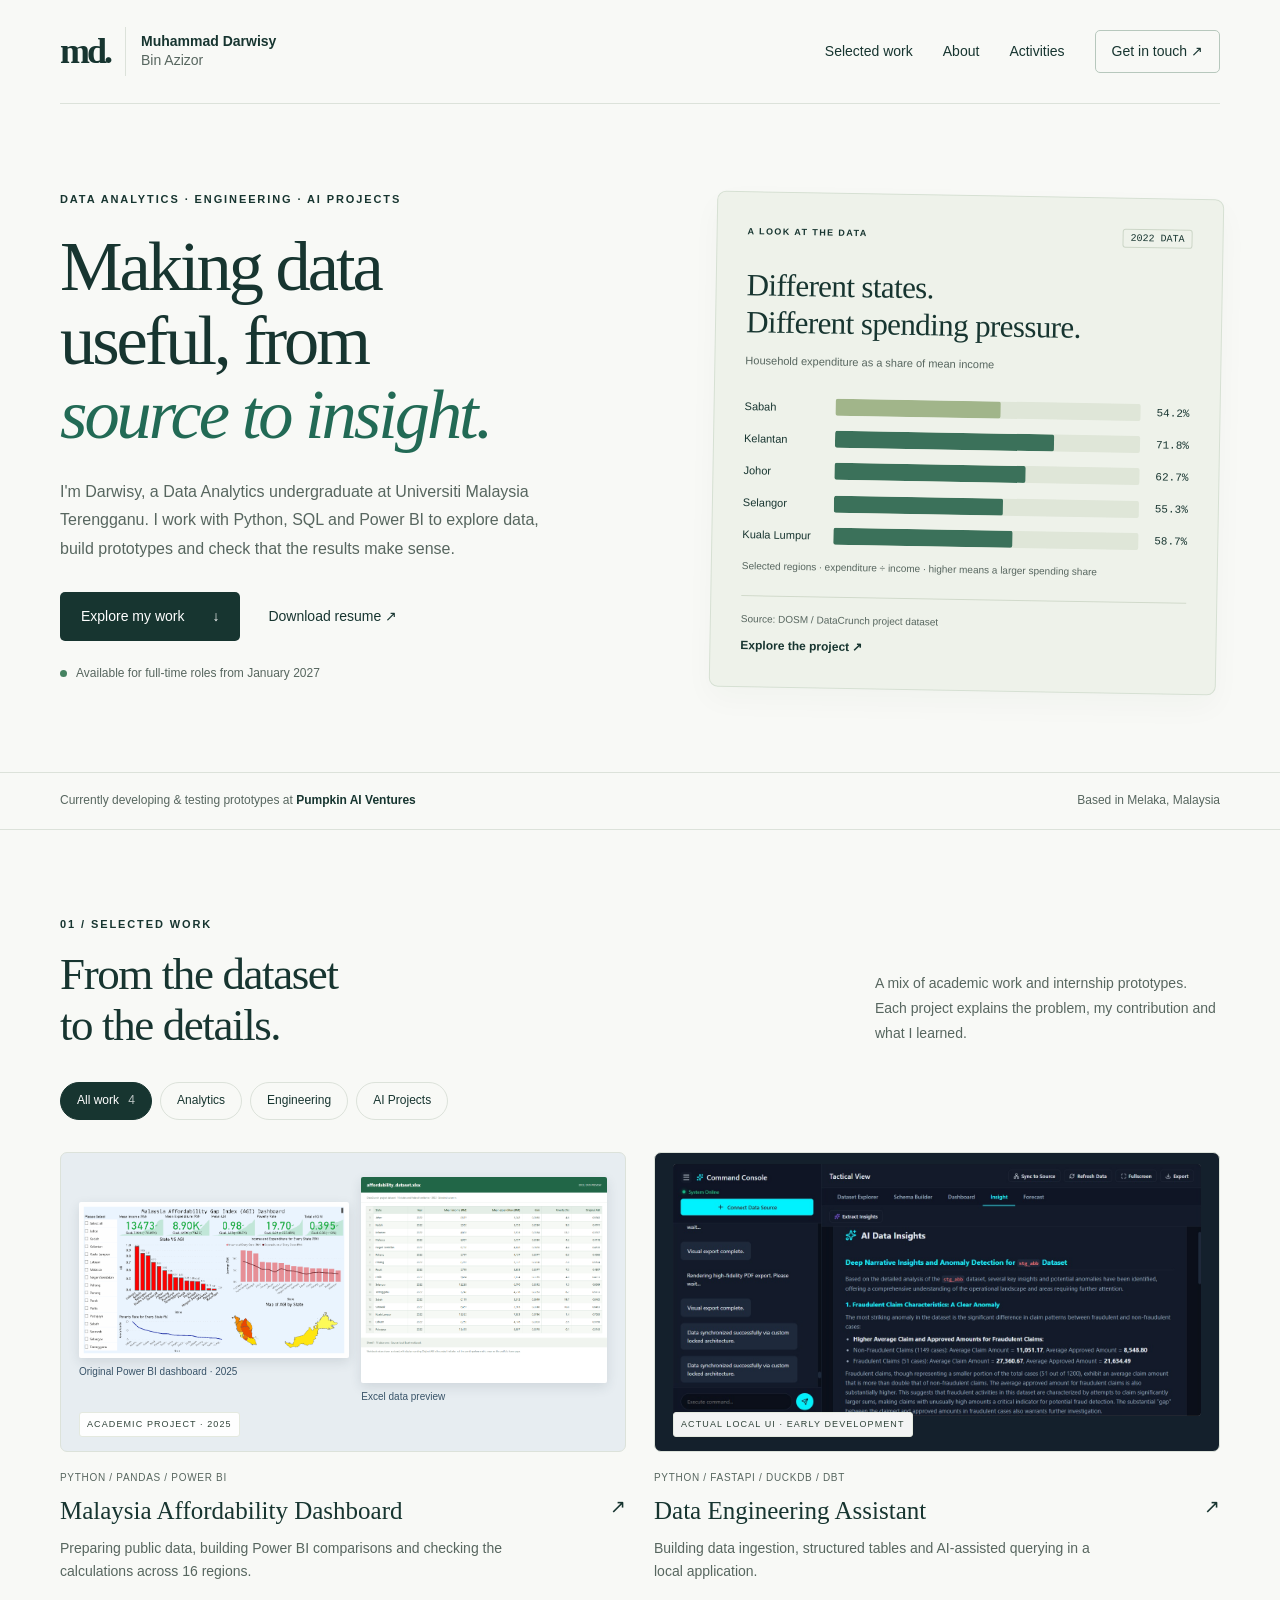
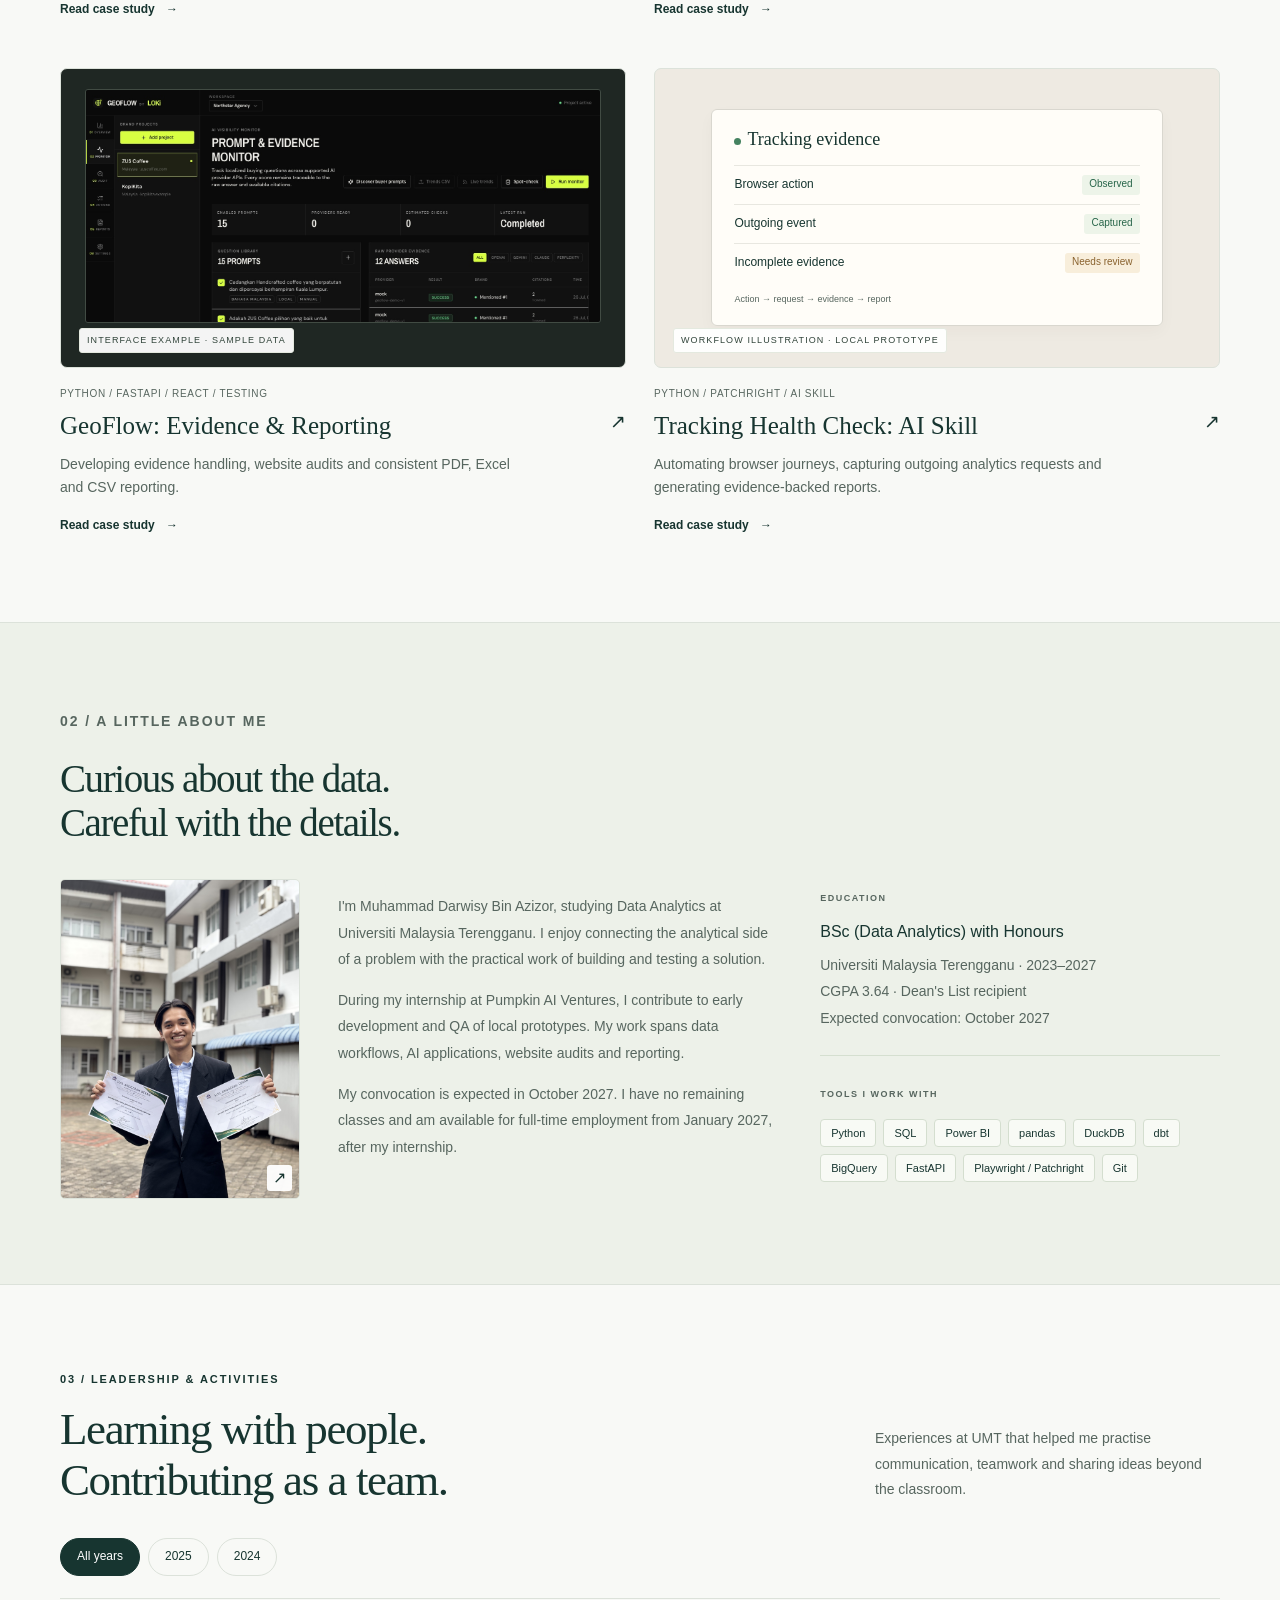
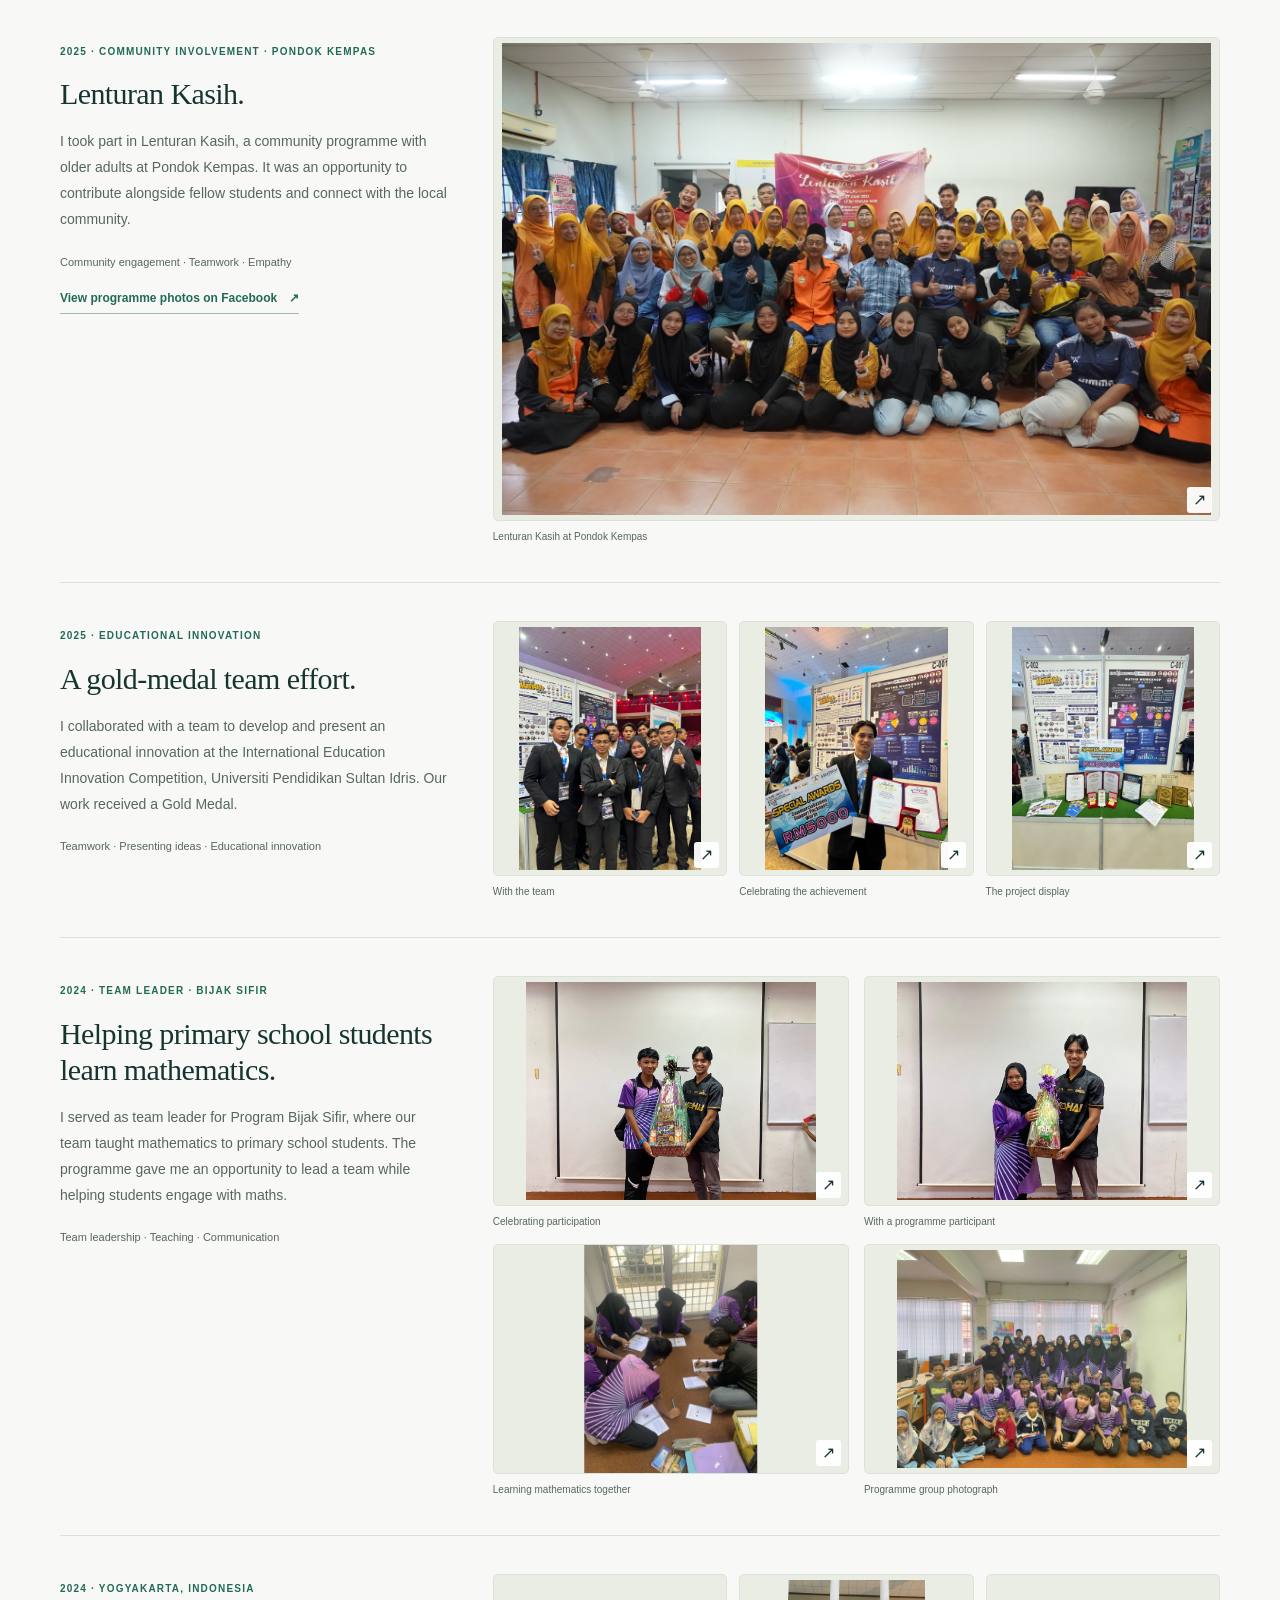
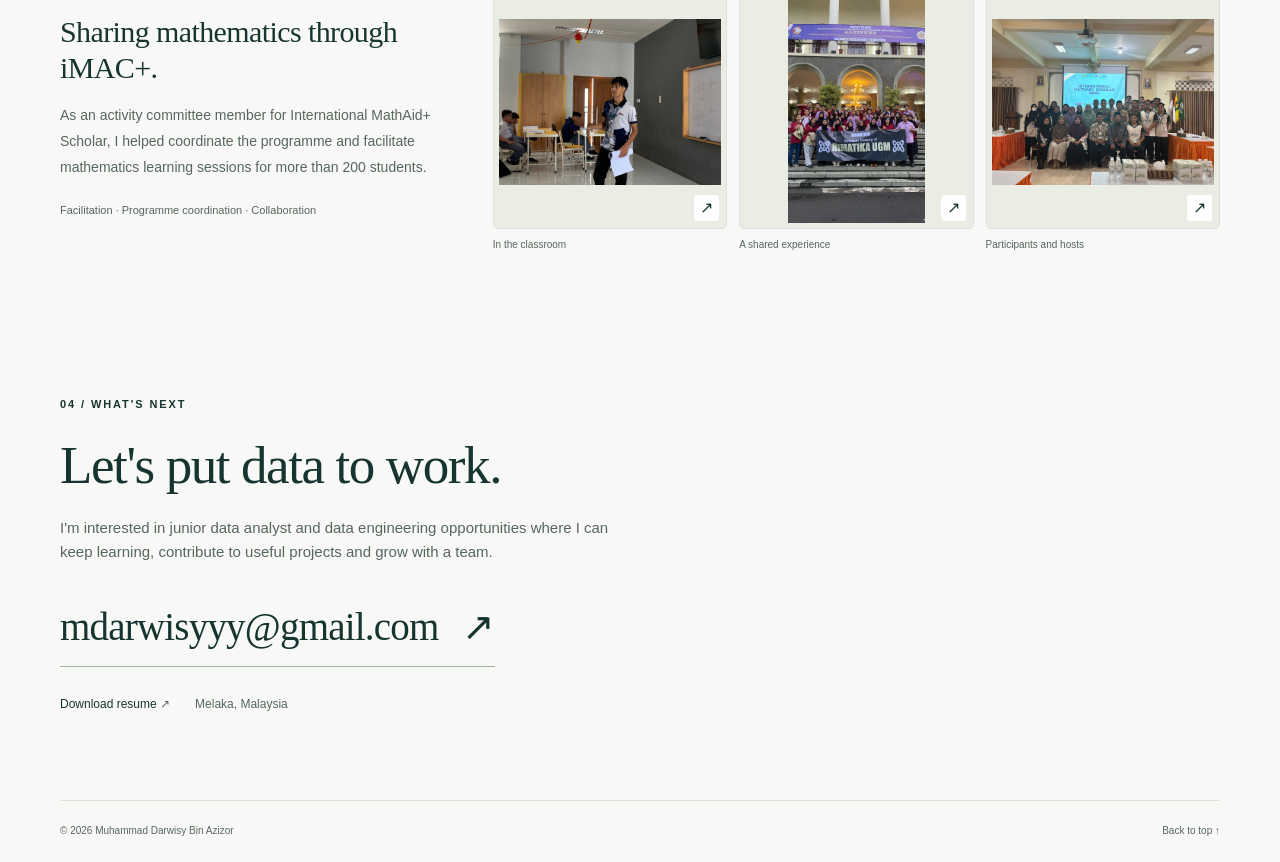
<file: index.html>
<!doctype html>
<html lang="en">
<head>
  <meta charset="utf-8">
  <meta name="viewport" content="width=device-width, initial-scale=1">
  <meta name="description" content="Muhammad Darwisy Bin Azizor — Data Analytics undergraduate. Selected work in Power BI, Python, data engineering and prototype quality assurance.">
  <meta name="theme-color" content="#f8f9f6">
  <title>Portfolio | Muhammad Darwisy</title>
  <link rel="icon" type="image/svg+xml" href="assets/favicon.svg">
  <link rel="stylesheet" href="styles.css">
  <script src="script.js" defer></script>
</head>
<body>
<a class="skip" href="#main">Skip to content</a>
<header class="header wrap">
  <a class="identity" href="#home" aria-label="Muhammad Darwisy Bin Azizor, home"><span class="monogram" aria-hidden="true">md.</span><span>Muhammad Darwisy<br><span class="surname">Bin Azizor</span></span></a>
  <nav aria-label="Main navigation"><a href="#work">Selected work</a><a href="#about">About</a><a href="#activities">Activities</a><a href="#contact" class="nav-contact">Get in touch <span aria-hidden="true">↗</span></a></nav>
</header>
<main id="main">
  <section id="home" class="hero wrap">
    <div class="hero-copy"><p class="eyebrow">DATA ANALYTICS · ENGINEERING · AI PROJECTS</p>
      <h1>Making data<br>useful, from<br><span>source to insight.</span></h1>
      <p class="intro">I'm Darwisy, a Data Analytics undergraduate at Universiti Malaysia Terengganu. I work with Python, SQL and Power BI to explore data, build prototypes and check that the results make sense.</p>
      <div class="hero-links"><a class="button" href="#work">Explore my work <span aria-hidden="true">↓</span></a><a class="text-link" href="assets/Muhammad_Darwisy_Resume.pdf" download>Download resume <span aria-hidden="true">↗</span></a></div>
      <p class="availability"><span aria-hidden="true"></span>Available for full-time roles from January 2027</p>
    </div>
    <aside class="data-exhibit" aria-labelledby="exhibit-title">
      <div class="exhibit-top"><span class="eyebrow">A LOOK AT THE DATA</span><span class="year">2022 DATA</span></div>
      <h2 id="exhibit-title">Different states.<br>Different spending pressure.</h2>
      <p>Household expenditure as a share of mean income</p>
      <div id="affordability-chart" class="chart" role="img" aria-label="Selected Malaysian states and federal territories: household expenditure divided by mean income. The values are calculated from the local 2022 project dataset."></div>
      <div class="exhibit-bottom"><span>Source: DOSM / DataCrunch project dataset</span><a href="#work">Explore the project <span aria-hidden="true">↗</span></a></div>
    </aside>
  </section>
  <div class="intro-strip"><div class="wrap"><span>Currently developing & testing prototypes at <strong>Pumpkin AI Ventures</strong></span><span>Based in Melaka, Malaysia</span></div></div>

  <section id="work" class="section wrap">
    <div class="section-heading"><div><p class="eyebrow">01 / SELECTED WORK</p><h2>From the dataset<br>to the details.</h2></div><p>A mix of academic work and internship prototypes. Each project explains the problem, my contribution and what I learned.</p></div>
    <div class="filters" role="group" aria-label="Filter projects"><button class="filter active" data-filter="all" aria-pressed="true">All work <span>4</span></button><button class="filter" data-filter="analytics" aria-pressed="false">Analytics</button><button class="filter" data-filter="engineering" aria-pressed="false">Engineering</button><button class="filter" data-filter="ai-projects" aria-pressed="false">AI Projects</button></div>
    <p id="filter-status" class="sr-only" aria-live="polite">Showing 4 projects</p>
    <div id="ai-switcher" class="ai-switcher" role="group" aria-label="Choose an AI project" hidden><span>Choose a project</span><button data-ai-project="geoflow" aria-pressed="true">GeoFlow</button><button data-ai-project="tracking" aria-pressed="false">Tracking Health Check</button></div>
    <div id="project-focus" class="project-focus" hidden></div>
    <div class="projects">
      <article class="project" data-categories="analytics"><button class="project-image dashboard-image" data-project="affordability" aria-label="Read the Malaysia Affordability Dashboard case study"><span class="analytics-duo"><span><img src="assets/affordability-dashboard.png" alt="Original Power BI dashboard showing Malaysian income, expenditure, poverty and affordability comparisons" width="1522" height="882" loading="lazy"><small>Original Power BI dashboard · 2025</small></span><span><img src="assets/affordability-excel.png" alt="Image of the actual Excel dataset showing state-level socioeconomic values" width="1250" height="1050" loading="lazy"><small>Excel data preview</small></span></span><span class="image-label">ACADEMIC PROJECT · 2025</span></button><div class="project-info"><p class="tags">Python / pandas / Power BI</p><h3><button data-project="affordability">Malaysia Affordability Dashboard <span aria-hidden="true">↗</span></button></h3><p>Preparing public data, building Power BI comparisons and checking the calculations across 16 regions.</p><button class="case-link" data-project="affordability">Read case study <span aria-hidden="true">→</span></button></div></article>
      <article class="project" data-categories="engineering"><button class="project-image pipeline-image app-image" data-project="pipeline" aria-label="Read the Data Engineering Assistant case study"><span class="engineering-shot"><img src="assets/engineering-front.png" alt="Data Engineering prototype showing the Command Console and populated AI Data Insights view" width="1360" height="688" loading="lazy"></span><span class="image-label">ACTUAL LOCAL UI &middot; EARLY DEVELOPMENT</span></button><div class="project-info"><p class="tags">Python / FastAPI / DuckDB / dbt</p><h3><button data-project="pipeline">Data Engineering Assistant <span aria-hidden="true">↗</span></button></h3><p>Building data ingestion, structured tables and AI-assisted querying in a local application.</p><button class="case-link" data-project="pipeline">Read case study <span aria-hidden="true">→</span></button></div></article>
      <article class="project" data-categories="other"><button class="project-image geoflow-image" data-project="geoflow" aria-label="Read the GeoFlow case study"><img src="assets/geoflow-monitor.jpg" alt="GeoFlow prompt and evidence monitoring interface, using illustrative sample data" width="1440" height="900" loading="lazy"><span class="image-label">INTERFACE EXAMPLE · SAMPLE DATA</span></button><div class="project-info"><p class="tags">Python / FastAPI / React / Testing</p><h3><button data-project="geoflow">GeoFlow: Evidence & Reporting <span aria-hidden="true">↗</span></button></h3><p>Developing evidence handling, website audits and consistent PDF, Excel and CSV reporting.</p><button class="case-link" data-project="geoflow">Read case study <span aria-hidden="true">→</span></button></div></article>
      <article class="project" data-categories="ai-skill"><button class="project-image tracking-image" data-project="tracking" aria-label="Read the Tracking Health Check case study"><div class="tracking-art" aria-hidden="true"><div class="tracking-title"><span class="signal-dot"></span>Tracking evidence</div><div><span>Browser action</span><strong>Observed</strong></div><div><span>Outgoing event</span><strong>Captured</strong></div><div><span>Incomplete evidence</span><strong class="review">Needs review</strong></div><small>Action → request → evidence → report</small></div><span class="image-label">WORKFLOW ILLUSTRATION · LOCAL PROTOTYPE</span></button><div class="project-info"><p class="tags">Python / Patchright / AI Skill</p><h3><button data-project="tracking">Tracking Health Check: AI Skill <span aria-hidden="true">↗</span></button></h3><p>Automating browser journeys, capturing outgoing analytics requests and generating evidence-backed reports.</p><button class="case-link" data-project="tracking">Read case study <span aria-hidden="true">→</span></button></div></article>
    </div>
  </section>

  <section id="about" class="about section"><div class="wrap about-heading"><p class="eyebrow">02 / A LITTLE ABOUT ME</p><h2>Curious about the data.<br>Careful with the details.</h2></div><div class="wrap about-grid"><figure class="profile-photo"><button class="photo-button profile-photo-button" data-photo="assets/deans-list.jpg" data-caption="Dean's List recognition at Universiti Malaysia Terengganu" aria-label="Enlarge Dean's List photograph"><img src="assets/deans-list.jpg" alt="Muhammad Darwisy holding his Dean's List certificates at UMT" width="3024" height="4032" loading="lazy"><span aria-hidden="true">&#8599;</span></button></figure><div><p>I'm Muhammad Darwisy Bin Azizor, studying Data Analytics at Universiti Malaysia Terengganu. I enjoy connecting the analytical side of a problem with the practical work of building and testing a solution.</p><p>During my internship at Pumpkin AI Ventures, I contribute to early development and QA of local prototypes. My work spans data workflows, AI applications, website audits and reporting.</p><p>My convocation is expected in October 2027. I have no remaining classes and am available for full-time employment from January 2027, after my internship.</p></div><div class="about-details"><div><span class="detail-label">EDUCATION</span><h3>BSc (Data Analytics) with Honours</h3><p>Universiti Malaysia Terengganu · 2023–2027<br>CGPA 3.64 &middot; Dean's List recipient<br>Expected convocation: October 2027</p></div><div><span class="detail-label">TOOLS I WORK WITH</span><div class="tool-list"><span>Python</span><span>SQL</span><span>Power BI</span><span>pandas</span><span>DuckDB</span><span>dbt</span><span>BigQuery</span><span>FastAPI</span><span>Playwright / Patchright</span><span>Git</span></div></div></div></div></section>

  <section id="activities" class="section wrap activities" aria-labelledby="activities-title">
    <div class="section-heading"><div><p class="eyebrow">03 / LEADERSHIP & ACTIVITIES</p><h2 id="activities-title">Learning with people.<br>Contributing as a team.</h2></div><p>Experiences at UMT that helped me practise communication, teamwork and sharing ideas beyond the classroom.</p></div>

    <div class="activity-controls"><div role="group" aria-label="Filter activities by year"><button class="activity-filter" data-activity-year="all" aria-pressed="true">All years</button><button class="activity-filter" data-activity-year="2025" aria-pressed="false">2025</button><button class="activity-filter" data-activity-year="2024" aria-pressed="false">2024</button></div></div>
    <article class="activity-story community-story" data-year="2025"><div class="activity-copy"><span class="activity-year">2025 &middot; COMMUNITY INVOLVEMENT &middot; PONDOK KEMPAS</span><h3>Lenturan Kasih.</h3><p>I took part in Lenturan Kasih, a community programme with older adults at Pondok Kempas. It was an opportunity to contribute alongside fellow students and connect with the local community.</p><p class="activity-skills">Community engagement &middot; Teamwork &middot; Empathy</p><a class="programme-link" href="https://www.facebook.com/share/p/1JipodT32s/?mibextid=wwXIfr" target="_blank" rel="noopener noreferrer">View programme photos on Facebook <span aria-hidden="true">&#8599;</span></a></div><div class="activity-gallery community-gallery" aria-label="Lenturan Kasih programme photograph"><figure><button class="photo-button" data-photo="assets/lenturan-kasih.jpg" data-caption="Lenturan Kasih at Pondok Kempas" aria-label="Enlarge Lenturan Kasih at Pondok Kempas"><img src="assets/lenturan-kasih.jpg" alt="Lenturan Kasih participants and organisers with older adults at Pondok Kempas" width="6000" height="4000" loading="lazy"><span aria-hidden="true">&#8599;</span></button><figcaption>Lenturan Kasih at Pondok Kempas</figcaption></figure></div></article>
    <article class="activity-story" data-year="2025">
      <div class="activity-copy"><span class="activity-year">2025 · EDUCATIONAL INNOVATION</span><h3>A gold-medal team effort.</h3><p>I collaborated with a team to develop and present an educational innovation at the International Education Innovation Competition, Universiti Pendidikan Sultan Idris. Our work received a Gold Medal.</p><p class="activity-skills">Teamwork · Presenting ideas · Educational innovation</p></div>
      <div class="activity-gallery" aria-label="Gold-medal project photographs">
        <figure><button class="photo-button" data-photo="assets/gold-medal-1.jpg" data-caption="Team at the innovation exhibition · 2025" aria-label="Enlarge team photograph at the innovation exhibition"><img src="assets/gold-medal-1.jpg" alt="Team members together beside educational innovation exhibition posters" width="1368" height="1824" loading="lazy"><span aria-hidden="true">↗</span></button><figcaption>With the team</figcaption></figure>
        <figure><button class="photo-button" data-photo="assets/gold-medal-2.jpg" data-caption="Gold-medal project: awards and exhibition · 2025" aria-label="Enlarge gold-medal achievement photograph"><img src="assets/gold-medal-2.jpg" alt="Photograph from the gold-medal project showing awards and exhibition posters" width="1368" height="1824" loading="lazy"><span aria-hidden="true">↗</span></button><figcaption>Celebrating the achievement</figcaption></figure>
        <figure><button class="photo-button" data-photo="assets/gold-medal-3.jpg" data-caption="Educational innovation project display · 2025" aria-label="Enlarge project display photograph"><img src="assets/gold-medal-3.jpg" alt="Educational innovation exhibition stand with project posters, certificates and medals" width="1368" height="1824" loading="lazy"><span aria-hidden="true">↗</span></button><figcaption>The project display</figcaption></figure>
      </div>
    </article>
    <article class="activity-story bijak-story" data-year="2024"><div class="activity-copy"><span class="activity-year">2024 &middot; TEAM LEADER &middot; BIJAK SIFIR</span><h3>Helping primary school students learn mathematics.</h3><p>I served as team leader for Program Bijak Sifir, where our team taught mathematics to primary school students. The programme gave me an opportunity to lead a team while helping students engage with maths.</p><p class="activity-skills">Team leadership &middot; Teaching &middot; Communication</p></div><div class="activity-gallery math-gallery" aria-label="Bijak Sifir programme photographs"><figure><button class="photo-button" data-photo="assets/bijak-sifir-1.jpg" data-caption="Celebrating participation" aria-label="Enlarge Celebrating participation"><img src="assets/bijak-sifir-1.jpg" alt="Bijak Sifir programme photograph with a student" width="4032" height="3024" loading="lazy"><span aria-hidden="true">&#8599;</span></button><figcaption>Celebrating participation</figcaption></figure><figure><button class="photo-button" data-photo="assets/bijak-sifir-2.jpg" data-caption="With a programme participant" aria-label="Enlarge With a programme participant"><img src="assets/bijak-sifir-2.jpg" alt="Bijak Sifir programme photograph with a student and a gift hamper" width="4032" height="3024" loading="lazy"><span aria-hidden="true">&#8599;</span></button><figcaption>With a programme participant</figcaption></figure><figure><button class="photo-button rotate-photo" data-photo="assets/bijak-sifir-3.png" data-caption="Learning mathematics together" aria-label="Enlarge Learning mathematics together" data-rotate="true"><img src="assets/bijak-sifir-3.png" alt="Small-group mathematics learning activity during Bijak Sifir" width="4032" height="3024" loading="lazy"><span aria-hidden="true">&#8599;</span></button><figcaption>Learning mathematics together</figcaption></figure><figure><button class="photo-button" data-photo="assets/bijak-sifir-4.jpg" data-caption="Programme group photograph" aria-label="Enlarge Programme group photograph"><img src="assets/bijak-sifir-4.jpg" alt="Students and organisers gathered beside the Program Bijak Sifir banner" width="2560" height="1920" loading="lazy"><span aria-hidden="true">&#8599;</span></button><figcaption>Programme group photograph</figcaption></figure></div></article>
    <article class="activity-story" data-year="2024">
      <div class="activity-copy"><span class="activity-year">2024 · YOGYAKARTA, INDONESIA</span><h3>Sharing mathematics through iMAC+.</h3><p>As an activity committee member for International MathAid+ Scholar, I helped coordinate the programme and facilitate mathematics learning sessions for more than 200 students.</p><p class="activity-skills">Facilitation · Programme coordination · Collaboration</p></div>
      <div class="activity-gallery" aria-label="iMAC+ programme photographs">
        <figure><button class="photo-button" data-photo="assets/imac-1.jpg" data-caption="Mathematics learning activity during iMAC+ · Yogyakarta, 2024" aria-label="Enlarge iMAC+ classroom activity photograph"><img src="assets/imac-1.jpg" alt="Classroom activity during the iMAC+ mathematics programme" width="1280" height="960" loading="lazy"><span aria-hidden="true">↗</span></button><figcaption>In the classroom</figcaption></figure>
        <figure><button class="photo-button" data-photo="assets/imac-2.jpg" data-caption="Group visit during the iMAC+ programme · Yogyakarta, 2024" aria-label="Enlarge iMAC+ group visit photograph"><img src="assets/imac-2.jpg" alt="Programme group photograph with a HIMATIKA UGM welcome banner" width="720" height="1280" loading="lazy"><span aria-hidden="true">↗</span></button><figcaption>A shared experience</figcaption></figure>
        <figure><button class="photo-button" data-photo="assets/imac-3.jpg" data-caption="International MathAid+ Scholar programme group · 2024" aria-label="Enlarge iMAC+ programme group photograph"><img src="assets/imac-3.jpg" alt="Programme participants and hosts gathered in front of the International MathAid+ Scholar presentation screen" width="1280" height="960" loading="lazy"><span aria-hidden="true">↗</span></button><figcaption>Participants and hosts</figcaption></figure>
      </div>
    </article>
  </section>
  <section id="contact" class="section wrap contact"><p class="eyebrow">04 / WHAT'S NEXT</p><h2>Let's put data to work.</h2><p>I'm interested in junior data analyst and data engineering opportunities where I can keep learning, contribute to useful projects and grow with a team.</p><a class="email" href="mailto:mdarwisyyy@gmail.com">mdarwisyyy@gmail.com <span aria-hidden="true">↗</span></a><div class="contact-links"><a href="assets/Muhammad_Darwisy_Resume.pdf" download>Download resume <span aria-hidden="true">↗</span></a><span>Melaka, Malaysia</span></div></section>
</main>
<footer class="wrap footer"><span>© 2026 Muhammad Darwisy Bin Azizor</span><a href="#home">Back to top ↑</a></footer>
<dialog id="case-study" aria-labelledby="case-title"><div class="dialog-top"><span class="eyebrow">PROJECT NOTES</span><button id="close-case" aria-label="Close case study">Close ×</button></div><div id="case-content"></div></dialog>
<dialog id="photo-viewer" aria-labelledby="photo-caption"><div class="dialog-top"><span class="eyebrow">LEADERSHIP & ACTIVITIES</span><button id="close-photo" aria-label="Close photograph">Close ×</button></div><div id="photo-navigation" class="photo-navigation" hidden><button id="previous-photo" aria-label="Previous photograph">&#8592; Previous</button><span id="photo-position" aria-live="polite"></span><button id="next-photo" aria-label="Next photograph">Next &#8594;</button></div><figure><img id="photo-full" src="assets/gold-medal-1.jpg" alt=""><figcaption id="photo-caption"></figcaption></figure></dialog>
</body>
</html>
</file>
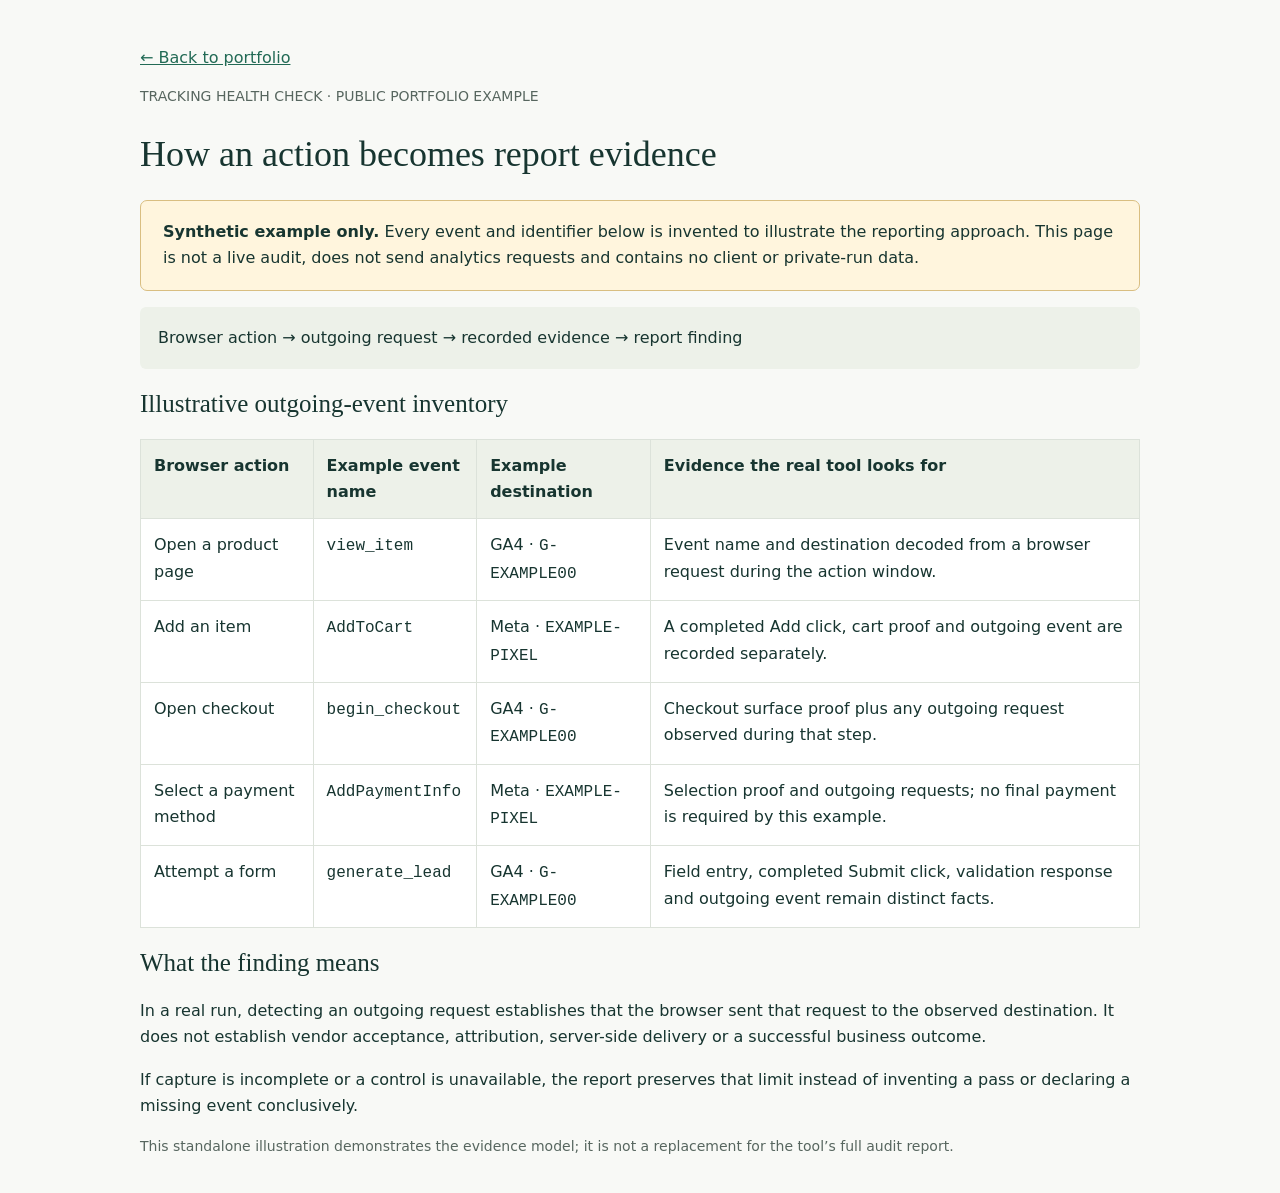
<file: assets/tracking-sample.html>
<!doctype html>
<html lang="en"><head><meta charset="utf-8"><meta name="viewport" content="width=device-width, initial-scale=1"><meta name="robots" content="noindex"><title>Synthetic Tracking Report Example | Muhammad Darwisy</title>
<style>:root{color-scheme:light}*{box-sizing:border-box}body{margin:0;background:#f8f9f6;color:#173530;font:16px/1.65 system-ui,sans-serif}main{width:min(1000px,calc(100% - 36px));margin:45px auto}a{color:#226a55}h1{font:36px/1.2 Georgia,serif}h2{font:25px Georgia,serif}.notice{padding:18px 22px;border:1px solid #d9be81;background:#fff5dd;border-radius:7px}.scroll{overflow:auto}table{border-collapse:collapse;width:100%;background:white}th,td{padding:13px;text-align:left;border:1px solid #dce2da;vertical-align:top}th{background:#edf1e9}code{overflow-wrap:anywhere}.meta{color:#57665f;font-size:14px}.flow{padding:18px;background:#edf1e9;border-radius:6px}a:focus-visible{outline:3px solid #417dcb;outline-offset:4px}</style></head>
<body><main><a href="../index.html#work">← Back to portfolio</a><p class="meta">TRACKING HEALTH CHECK · PUBLIC PORTFOLIO EXAMPLE</p><h1>How an action becomes report evidence</h1>
<p class="notice"><strong>Synthetic example only.</strong> Every event and identifier below is invented to illustrate the reporting approach. This page is not a live audit, does not send analytics requests and contains no client or private-run data.</p>
<p class="flow">Browser action → outgoing request → recorded evidence → report finding</p>
<h2>Illustrative outgoing-event inventory</h2><div class="scroll"><table><thead><tr><th>Browser action</th><th>Example event name</th><th>Example destination</th><th>Evidence the real tool looks for</th></tr></thead><tbody>
<tr><td>Open a product page</td><td><code>view_item</code></td><td>GA4 · <code>G-EXAMPLE00</code></td><td>Event name and destination decoded from a browser request during the action window.</td></tr>
<tr><td>Add an item</td><td><code>AddToCart</code></td><td>Meta · <code>EXAMPLE-PIXEL</code></td><td>A completed Add click, cart proof and outgoing event are recorded separately.</td></tr>
<tr><td>Open checkout</td><td><code>begin_checkout</code></td><td>GA4 · <code>G-EXAMPLE00</code></td><td>Checkout surface proof plus any outgoing request observed during that step.</td></tr>
<tr><td>Select a payment method</td><td><code>AddPaymentInfo</code></td><td>Meta · <code>EXAMPLE-PIXEL</code></td><td>Selection proof and outgoing requests; no final payment is required by this example.</td></tr>
<tr><td>Attempt a form</td><td><code>generate_lead</code></td><td>GA4 · <code>G-EXAMPLE00</code></td><td>Field entry, completed Submit click, validation response and outgoing event remain distinct facts.</td></tr>
</tbody></table></div>
<h2>What the finding means</h2><p>In a real run, detecting an outgoing request establishes that the browser sent that request to the observed destination. It does not establish vendor acceptance, attribution, server-side delivery or a successful business outcome.</p><p>If capture is incomplete or a control is unavailable, the report preserves that limit instead of inventing a pass or declaring a missing event conclusively.</p>
<p class="meta">This standalone illustration demonstrates the evidence model; it is not a replacement for the tool’s full audit report.</p></main></body></html>
</file>
<file: styles.css>
:root{--paper:#f8f9f6;--ink:#173530;--muted:#57665f;--accent:#226a55;--line:#dce2da;--white:#fff;--serif:Georgia,'Times New Roman',serif}*{box-sizing:border-box}html{scroll-behavior:smooth;scroll-padding-top:24px}body{margin:0;color:var(--ink);background:var(--paper);font:16px/1.65 'Segoe UI',Arial,sans-serif}button,a{-webkit-tap-highlight-color:transparent}a{color:inherit;text-decoration:none}button{font:inherit;color:inherit;cursor:pointer}button:focus-visible,a:focus-visible{outline:3px solid #417dcb;outline-offset:5px}img{max-width:100%;height:auto;display:block}.wrap{width:min(1160px,calc(100% - 64px));margin-inline:auto}.header{display:flex;justify-content:space-between;align-items:center;padding-block:27px;border-bottom:1px solid var(--line)}.identity{display:flex;align-items:center;gap:15px;font-size:14px;font-weight:600;line-height:1.35}.surname{color:var(--muted);font-weight:400}.monogram{font-family:var(--serif);font-size:36px;letter-spacing:-3px;padding-right:15px;border-right:1px solid var(--line)}nav{display:flex;align-items:center;gap:30px;font-size:14px}nav a:hover,.text-link:hover,.case-link:hover,.contact-links a:hover{text-decoration:underline;text-underline-offset:5px}.nav-contact{border:1px solid #b7c8bd;border-radius:5px;padding:9px 16px}.hero{display:grid;grid-template-columns:1.15fr 1fr;gap:70px;align-items:center;padding-block:86px 76px}.eyebrow{font-size:11px;font-weight:600;letter-spacing:1.9px;margin:0 0 22px}.hero h1{font-family:var(--serif);font-size:clamp(48px,5.5vw,75px);line-height:1.05;letter-spacing:-3px;font-weight:400;margin:0 0 26px}.hero h1 span{color:var(--accent);font-style:italic}.intro{max-width:500px;color:var(--muted);font-size:16px;line-height:1.8}.hero-links{display:flex;align-items:center;gap:28px;margin-top:28px}.button{background:var(--ink);color:white;border-radius:5px;padding:13px 21px;font-size:14px;display:inline-flex;gap:28px;align-items:center}.button:hover{background:var(--accent)}.text-link{font-size:14px}.availability{font-size:12px;color:var(--muted);display:flex;gap:9px;align-items:center;margin-top:23px}.availability>span,.signal-dot{width:7px;height:7px;display:inline-block;background:#458260;border-radius:50%;flex-shrink:0}.data-exhibit{border:1px solid #d6e0d3;padding:30px;border-radius:9px;background:#eef2ea;box-shadow:0 12px 30px #28432b08;transform:rotate(1deg)}.exhibit-top{display:flex;justify-content:space-between;align-items:center;margin-bottom:25px}.exhibit-top .eyebrow{margin:0;font-size:9px;letter-spacing:1.4px}.year{font:10px monospace;border:1px solid #ccd6c7;padding:3px 7px;border-radius:3px}.data-exhibit h2{font-family:var(--serif);font-size:31px;font-weight:400;line-height:1.2;letter-spacing:-.6px;margin:0 0 10px}.data-exhibit>p{font-size:11px;color:var(--muted);margin-bottom:27px}.chart-row{display:grid;grid-template-columns:82px 1fr 40px;gap:9px;align-items:center;font-size:11px;margin-block:14px}.bar-track{height:17px;background:#dfe6d8;border-radius:2px;overflow:hidden}.bar{height:100%;background:#3b715a;border-radius:2px}.chart-row:first-child .bar{background:#a1b58a}.chart-row strong{text-align:right;font:11px monospace}.chart-caption{font-size:10px;color:var(--muted);margin:15px 0 20px}.exhibit-bottom{border-top:1px solid #d1dacb;padding-top:15px;display:grid;gap:9px;font-size:10px;color:var(--muted)}.exhibit-bottom a{color:var(--ink);font-size:12px;font-weight:600}.intro-strip{border-block:1px solid var(--line);font-size:12px;color:var(--muted)}.intro-strip .wrap{display:flex;justify-content:space-between;gap:20px;padding-block:18px}.intro-strip strong{font-weight:600;color:var(--ink)}.section{padding-block:85px}.section-heading{display:flex;justify-content:space-between;gap:60px;align-items:end;margin-bottom:32px}.section-heading h2,.about h2,.contact h2{font:400 45px/1.13 var(--serif);letter-spacing:-1.4px;margin:0}.section-heading .eyebrow{margin-bottom:16px}.section-heading>p{max-width:345px;color:var(--muted);font-size:14px;line-height:1.8;margin:0 0 4px}.filters{display:flex;flex-wrap:wrap;gap:8px;margin-bottom:32px}.filter{border:1px solid var(--line);background:transparent;border-radius:40px;padding:8px 16px;font-size:12px}.filter span{margin-left:6px;opacity:.7}.filter.active{background:var(--ink);color:white;border-color:var(--ink)}.filter:hover{border-color:var(--ink)}.projects{display:grid;grid-template-columns:1fr 1fr;gap:46px 28px}.project[hidden]{display:none}.project-image{width:100%;height:300px;border:1px solid var(--line);border-radius:7px;position:relative;overflow:hidden;padding:0;display:flex;align-items:center;justify-content:center;transition:box-shadow .2s}.project-image:hover{box-shadow:0 5px 18px #17353018}.dashboard-image{background:#e7edf1;padding:25px 20px 48px}.dashboard-image img{border-radius:2px;box-shadow:0 4px 12px #293b4820}.image-label{position:absolute;left:18px;bottom:14px;font-size:9px;letter-spacing:1.1px;padding:4px 7px;border-radius:3px;background:#fffffff2;color:#304339;border:1px solid #e4e9df}.pipeline-image{background:#edf0e7}.pipeline-art{width:75%;font-size:12px}.pipeline-files{display:flex;justify-content:center;gap:12px}.pipeline-files span{background:#fff;border:1px solid #d1d9c9;padding:5px 14px;border-radius:4px}.flow-line{font-size:19px;line-height:1.4;color:#75816d}.pipeline-db{background:#254b3c;color:white;border-radius:5px;padding:12px}.pipeline-db small{display:block;font-size:8px;letter-spacing:1.8px;opacity:.7}.pipeline-db strong{font-weight:500;font-size:22px}.pipeline-model{display:flex;justify-content:center;gap:10px}.pipeline-model span{background:white;border:1px solid #d1d9c9;padding:9px;border-radius:4px;font-size:11px}.geoflow-image{background:#1f2723;padding:20px 24px 44px}.geoflow-image img{border:1px solid #414b43;border-radius:3px;max-height:100%;object-fit:cover;object-position:top}.tracking-image{background:#eeeae2}.tracking-art{text-align:left;background:#fffdf8;border:1px solid #d9d7cf;border-radius:6px;padding:19px 22px;width:80%;box-shadow:0 6px 15px #34271608;font-size:12px}.tracking-title{font:18px var(--serif);margin-bottom:15px}.tracking-title .signal-dot{margin-right:6px}.tracking-art>div:not(.tracking-title){border-top:1px solid #e8e7e0;padding:9px 0;display:flex;justify-content:space-between;gap:8px}.tracking-art strong{font-size:10px;font-weight:500;color:#276549;background:#edf4e9;border-radius:3px;padding:1px 7px}.tracking-art strong.review{color:#89622e;background:#f8eedb}.tracking-art small{font-size:9px;color:var(--muted);display:block;margin-top:10px}.project-info{padding-top:18px}.tags{font-size:10px;letter-spacing:.7px;text-transform:uppercase;color:var(--muted);margin:0 0 8px}.project h3{margin:0;font:400 25px/1.3 var(--serif);letter-spacing:-.5px}.project h3 button{padding:0;text-align:left;background:none;border:0;font:inherit;width:100%;display:flex;gap:10px;justify-content:space-between}.project h3 button span{font:19px 'Segoe UI',sans-serif}.project-info>p:not(.tags){color:var(--muted);font-size:14px;margin:10px 0 12px;max-width:450px}.case-link{background:none;border:0;padding:0;font-size:12px;font-weight:600}.case-link span{margin-left:8px}.about{background:#edf1e9;border-block:1px solid var(--line)}.about-grid{display:grid;grid-template-columns:1.1fr 1fr;gap:95px}.about h2{font-size:39px;margin-bottom:25px}.about p{font-size:14px;line-height:1.9;color:var(--muted)}.about-details{padding-top:4px}.about-details>div{border-bottom:1px solid #d5dfd0;padding-bottom:23px;margin-bottom:23px}.about-details>div:last-child{border:0;margin:0;padding:0}.detail-label{font-size:9px;letter-spacing:1.5px;font-weight:600;color:var(--muted)}.about-details h3{font-size:16px;font-weight:500;margin:10px 0 0}.about-details p{margin:6px 0 0}.tool-list{display:flex;gap:7px;flex-wrap:wrap;margin-top:14px}.tool-list span{background:#f8faf5;border:1px solid #d4decf;padding:4px 10px;border-radius:4px;font-size:11px}.contact{max-width:1160px}.contact h2{font-size:53px}.contact>p:not(.eyebrow){max-width:580px;color:var(--muted);font-size:15px;margin:20px 0 30px}.email{font-family:var(--serif);font-size:clamp(21px,3.2vw,39px);letter-spacing:-.8px;border-bottom:1px solid #a0b5a4;padding-bottom:7px;display:inline-block;overflow-wrap:anywhere}.email span{font-family:Arial,sans-serif;margin-left:15px}.contact-links{display:flex;flex-wrap:wrap;gap:25px;margin-top:28px;font-size:12px}.contact-links span{color:var(--muted)}.footer{border-top:1px solid var(--line);padding-block:22px;display:flex;justify-content:space-between;gap:20px;font-size:10px;color:var(--muted)}dialog{width:min(820px,calc(100% - 32px));max-height:88vh;border:1px solid var(--line);border-radius:10px;background:var(--paper);color:var(--ink);padding:30px 36px;box-shadow:0 20px 80px #12241a33}dialog::backdrop{background:#12241ab3;backdrop-filter:blur(4px)}.dialog-top{display:flex;justify-content:space-between;align-items:center;border-bottom:1px solid var(--line);padding-bottom:13px;margin-bottom:25px}.dialog-top .eyebrow{margin:0}.dialog-top button{border:1px solid var(--line);background:white;border-radius:4px;padding:4px 10px;font-size:12px}dialog h2{font:36px/1.2 var(--serif);margin:12px 0 20px}dialog h3{font:23px var(--serif);margin:28px 0 9px}dialog p,dialog li{font-size:14px;color:var(--muted)}dialog li{margin-bottom:8px}dialog figure{margin:25px 0}dialog figure img{border:1px solid var(--line);border-radius:4px;width:100%}dialog figcaption{font-size:11px;color:var(--muted);margin-top:8px}.case-meta{font-size:11px;color:var(--accent);letter-spacing:.5px}.case-note{border-left:3px solid #90a887;padding:10px 15px;background:#edf1e9}.skip{position:absolute;top:-100px;left:20px;background:white;padding:10px;z-index:5}.skip:focus{top:10px}.sr-only{position:absolute;width:1px;height:1px;margin:-1px;padding:0;overflow:hidden;clip:rect(0,0,0,0);white-space:nowrap;border:0}@media(min-width:1400px){.hero{padding-block:105px 95px}}@media(max-width:850px){.hero{gap:30px}.hero h1{font-size:52px}.data-exhibit{padding:22px}.data-exhibit h2{font-size:27px}.about-grid{gap:40px}.section-heading{gap:30px}.project-image{height:250px}.tracking-art{width:90%;padding:15px}.project h3{font-size:22px}}@media(max-width:650px){.wrap{width:calc(100% - 36px)}.header{padding-block:20px}.identity{font-size:11px;gap:10px}.monogram{font-size:31px;padding-right:10px}nav{gap:14px;font-size:12px}nav>a:first-child{display:none}.nav-contact{padding:7px 10px}.hero{grid-template-columns:1fr;padding-block:48px;gap:35px}.hero h1{font-size:54px;letter-spacing:-2px}.eyebrow{font-size:9px;letter-spacing:1.4px}.intro{font-size:15px}.data-exhibit{transform:none;padding:24px}.data-exhibit h2{font-size:30px}.intro-strip .wrap{display:grid;gap:5px}.section{padding-block:52px}.section-heading{display:block;margin-bottom:25px}.section-heading h2{font-size:37px}.section-heading>p{margin-top:20px;max-width:100%}.filters{gap:6px;margin-bottom:25px}.filter{padding:7px 11px;font-size:11px}.projects{grid-template-columns:1fr;gap:34px}.project-image{height:270px}.project h3{font-size:25px}.about-grid{grid-template-columns:1fr;gap:25px}.about h2{font-size:35px}.contact h2{font-size:39px}.footer{font-size:9px}.tracking-art{width:80%}dialog{padding:22px}dialog h2{font-size:29px}}@media(prefers-reduced-motion:reduce){html{scroll-behavior:auto}*{transition:none!important}}


.activities{padding-bottom:20px}.activity-story{display:grid;grid-template-columns:0.8fr 1.5fr;gap:45px;border-top:1px solid var(--line);padding-block:38px}.activity-copy h3{font:30px/1.2 var(--serif);letter-spacing:-.6px;margin:13px 0 17px}.activity-copy>p{color:var(--muted);font-size:14px;line-height:1.85}.activity-year{font-size:10px;letter-spacing:1.2px;color:var(--accent);font-weight:600}.activity-copy .activity-skills{font-size:11px;line-height:1.7;margin-top:20px}.activity-gallery{display:grid;grid-template-columns:repeat(3,minmax(0,1fr));gap:12px;align-items:start}.activity-gallery figure{margin:0;min-width:0}.photo-button{display:block;width:100%;height:255px;background:#e9ede4;border:1px solid var(--line);border-radius:5px;padding:5px;position:relative;overflow:hidden}.photo-button img{width:100%;height:100%;object-fit:contain}.photo-button>span{position:absolute;right:7px;bottom:7px;background:#fffffff2;border-radius:3px;padding:0 6px;font-size:16px}.photo-button:hover{border-color:var(--accent)}.activity-gallery figcaption{font-size:10px;line-height:1.5;color:var(--muted);margin-top:8px}#photo-viewer{width:min(1000px,calc(100% - 32px));padding:20px}#photo-viewer figure{margin:0}#photo-full{height:68vh;width:100%;object-fit:contain;border:0}#photo-caption{font-size:12px;margin-top:12px;text-align:center}@media(max-width:850px){.activity-story{grid-template-columns:1fr;gap:20px}.photo-button{height:310px}.activity-copy{max-width:620px}}@media(max-width:650px){.header nav{gap:10px}.header nav>a[href="#about"]{display:none}.activity-story{padding-block:28px}.activity-copy h3{font-size:28px}.activity-gallery{gap:7px}.photo-button{height:190px;padding:3px}.activity-gallery figcaption{font-size:9px}#photo-viewer{padding:14px}#photo-full{height:65vh}}@media(max-width:360px){.photo-button{height:155px}}

.app-image{background:#14202c;padding:18px 18px 42px}.app-image img{width:100%;height:100%;object-fit:contain;border-radius:4px;border:1px solid #35404b}

.analytics-duo{display:grid;grid-template-columns:1.1fr 1fr;gap:12px;width:100%;height:100%;align-items:center}.analytics-duo>span{display:flex;flex-direction:column;gap:8px;min-width:0}.dashboard-image .analytics-duo img{width:100%;height:auto;max-height:210px;object-fit:contain}.analytics-duo small{font:10px Segoe UI,Arial,sans-serif;color:#385368;text-align:left}.dashboard-image{padding:20px 18px 46px}@media(max-width:650px){.analytics-duo{gap:8px}.dashboard-image .analytics-duo img{max-height:185px}}


.engineering-shot{display:block;position:relative;width:100%;aspect-ratio:1352 / 644;overflow:hidden;border-radius:4px;background:#111827}
.engineering-shot>img{position:absolute;top:0;left:-0.295858%;width:100.591716%;max-width:none;height:auto;max-height:none;object-fit:initial;border:0;border-radius:0}
.app-image>.engineering-shot{flex:none}

.about-heading{margin-bottom:34px}.about-heading h2{margin-bottom:0}
.activity-story[hidden],.photo-navigation[hidden]{display:none}
.activity-controls{display:flex;justify-content:space-between;align-items:center;gap:15px;margin-bottom:22px}
.activity-controls>div{display:flex;gap:8px;flex-wrap:wrap}
.activity-filter{background:transparent;border:1px solid var(--line);border-radius:30px;padding:8px 16px;font-size:12px}
.activity-filter[aria-pressed=true]{background:var(--ink);border-color:var(--ink);color:white}
#activity-count{font-size:12px;color:var(--muted)}
.programme-link{display:inline-flex;gap:12px;align-items:center;font-size:12px;font-weight:600;color:var(--accent);border-bottom:1px solid #a3b9aa;padding-bottom:4px;margin-top:7px}
.programme-link:hover{border-color:var(--accent)}
.photo-navigation{display:flex;justify-content:space-between;align-items:center;gap:15px;margin:0 0 15px}
.photo-navigation button{background:transparent;border:1px solid var(--line);border-radius:4px;padding:6px 12px;font-size:12px}
.photo-navigation button:hover{background:#e5eddf}
#photo-position{font:12px monospace;color:var(--muted)}
@media(max-width:650px){.activity-controls{align-items:flex-start}.activity-filter{padding:7px 11px}.about-heading{margin-bottom:25px}.photo-navigation{gap:8px}.photo-navigation button{padding:6px 9px}}


.about-grid{grid-template-columns:240px minmax(0,1fr) minmax(0,.9fr);gap:38px}
.profile-photo{margin:0}.profile-photo-button{height:320px;padding:0;background:#e4eadd}
.profile-photo-button img{width:100%;height:100%;object-fit:contain}
.profile-photo figcaption{font-size:11px;color:var(--muted);line-height:1.6;margin-top:10px}
.math-gallery{grid-template-columns:repeat(2,minmax(0,1fr));gap:15px}
.math-gallery .photo-button{height:230px}
.community-gallery{grid-template-columns:1fr}
.community-gallery .photo-button{height:auto;aspect-ratio:3 / 2}
.rotate-photo{display:flex;align-items:center;justify-content:center}
.rotate-photo img{position:absolute;width:230px;height:calc(230px * .75);max-width:none;object-fit:contain;transform:rotate(90deg)}
.rotated-photo-view figure{position:relative;height:68vh;display:flex;align-items:center;justify-content:center;overflow:hidden}
.rotated-photo-view #photo-full{position:absolute;width:60vh;height:45vh;max-width:none;transform:rotate(90deg);object-fit:contain}
.rotated-photo-view #photo-caption{position:absolute;bottom:0;left:0;right:0}
@media(max-width:1000px){.about-grid{grid-template-columns:200px minmax(0,1fr);gap:30px}.profile-photo-button{height:267px}.about-details{grid-column:1 / -1}}
@media(max-width:650px){.about-grid{grid-template-columns:1fr}.profile-photo{width:min(280px,100%)}.profile-photo-button{height:auto;aspect-ratio:3 / 4}.about-details{grid-column:auto}.math-gallery .photo-button{height:200px}.rotate-photo img{width:200px;height:150px}.rotated-photo-view #photo-full{width:75vw;height:56.25vw}.rotated-photo-view figure{height:65vh}}


.projects[hidden],.project-focus[hidden],.ai-switcher[hidden]{display:none}
.project-focus{width:100%;padding-top:10px}
.focus-heading{display:grid;grid-template-columns:1fr 1fr;gap:55px;align-items:start;margin:10px 0 28px}
.focus-heading h3{font:44px/1.12 var(--serif);letter-spacing:-1.2px;margin:12px 0 0}
.focus-heading>div>p:not(.case-meta){font-size:15px;line-height:1.85;color:var(--muted);margin:0 0 14px}
.focus-heading>div>.focus-tools{font-size:11px!important;color:var(--accent)!important}
.focus-figure{margin:0;background:#edf1e9;padding:18px;border:1px solid var(--line);border-radius:8px}
.focus-figure>img{width:100%;height:auto;border-radius:4px}
.focus-figure figcaption{font-size:12px;line-height:1.7;color:var(--muted);margin-top:12px}
.focus-story{display:grid;grid-template-columns:1fr 1fr;gap:25px 65px;margin-top:30px}
.focus-story section{border-top:1px solid var(--line);padding-top:20px}
.focus-story h4{font:27px var(--serif);margin:0 0 13px;font-weight:400}
.focus-story p,.focus-story li{font-size:14px;color:var(--muted);line-height:1.9}
.focus-story ul{padding-left:19px;margin-top:0}.focus-story p{margin-top:0}
.focus-story li{margin-bottom:8px}
.ai-switcher{display:flex;align-items:center;flex-wrap:wrap;gap:9px;padding:15px 0 25px;border-top:1px solid var(--line)}
.ai-switcher>span{font-size:12px;color:var(--muted);margin-right:12px}
.ai-switcher button,.visual-switcher button{padding:9px 15px;background:transparent;border:1px solid var(--line);border-radius:5px;font-size:12px}
.ai-switcher button[aria-pressed=true],.visual-switcher button[aria-pressed=true]{background:var(--ink);color:#fff;border-color:var(--ink)}
.visual-switcher{display:flex;gap:8px;margin-bottom:16px}
.focus-tracking{background:#eeeae2;min-height:390px;padding:45px;display:flex;align-items:center;justify-content:center;border-radius:4px}
.focus-tracking .tracking-art{max-width:700px;width:100%;padding:30px 36px;font-size:19px}
.focus-tracking .tracking-title{font-size:30px;margin-bottom:24px}
.focus-tracking .tracking-art>div:not(.tracking-title){padding-block:15px}
.focus-tracking .tracking-art strong{font-size:14px;padding:3px 12px}
.focus-tracking .tracking-art small{font-size:12px;margin-top:20px}
@media(max-width:850px){.focus-heading{gap:28px}.focus-heading h3{font-size:36px}.focus-story{gap:25px 30px}}
@media(max-width:650px){.focus-heading,.focus-story{grid-template-columns:1fr;gap:20px}.focus-heading h3{font-size:34px}.focus-heading{margin-bottom:20px}.focus-figure{padding:8px}.focus-figure figcaption{font-size:10px;padding:3px}.focus-heading>div>p:not(.case-meta){font-size:14px}.focus-story h4{font-size:25px}.ai-switcher{gap:7px}.ai-switcher>span{width:100%}.ai-switcher button{padding:8px 11px;font-size:11px}.focus-tracking{padding:15px;min-height:270px}.focus-tracking .tracking-art{padding:18px;font-size:12px}.focus-tracking .tracking-title{font-size:22px}.focus-tracking .tracking-art strong{font-size:10px;padding:2px 7px}.focus-tracking .tracking-art small{font-size:9px}.focus-tracking .tracking-art>div:not(.tracking-title){gap:6px}}


.case-resources a{text-decoration:underline;text-underline-offset:4px;color:var(--accent);font-size:13px}.hero-links{flex-wrap:wrap;row-gap:14px}
</file>
